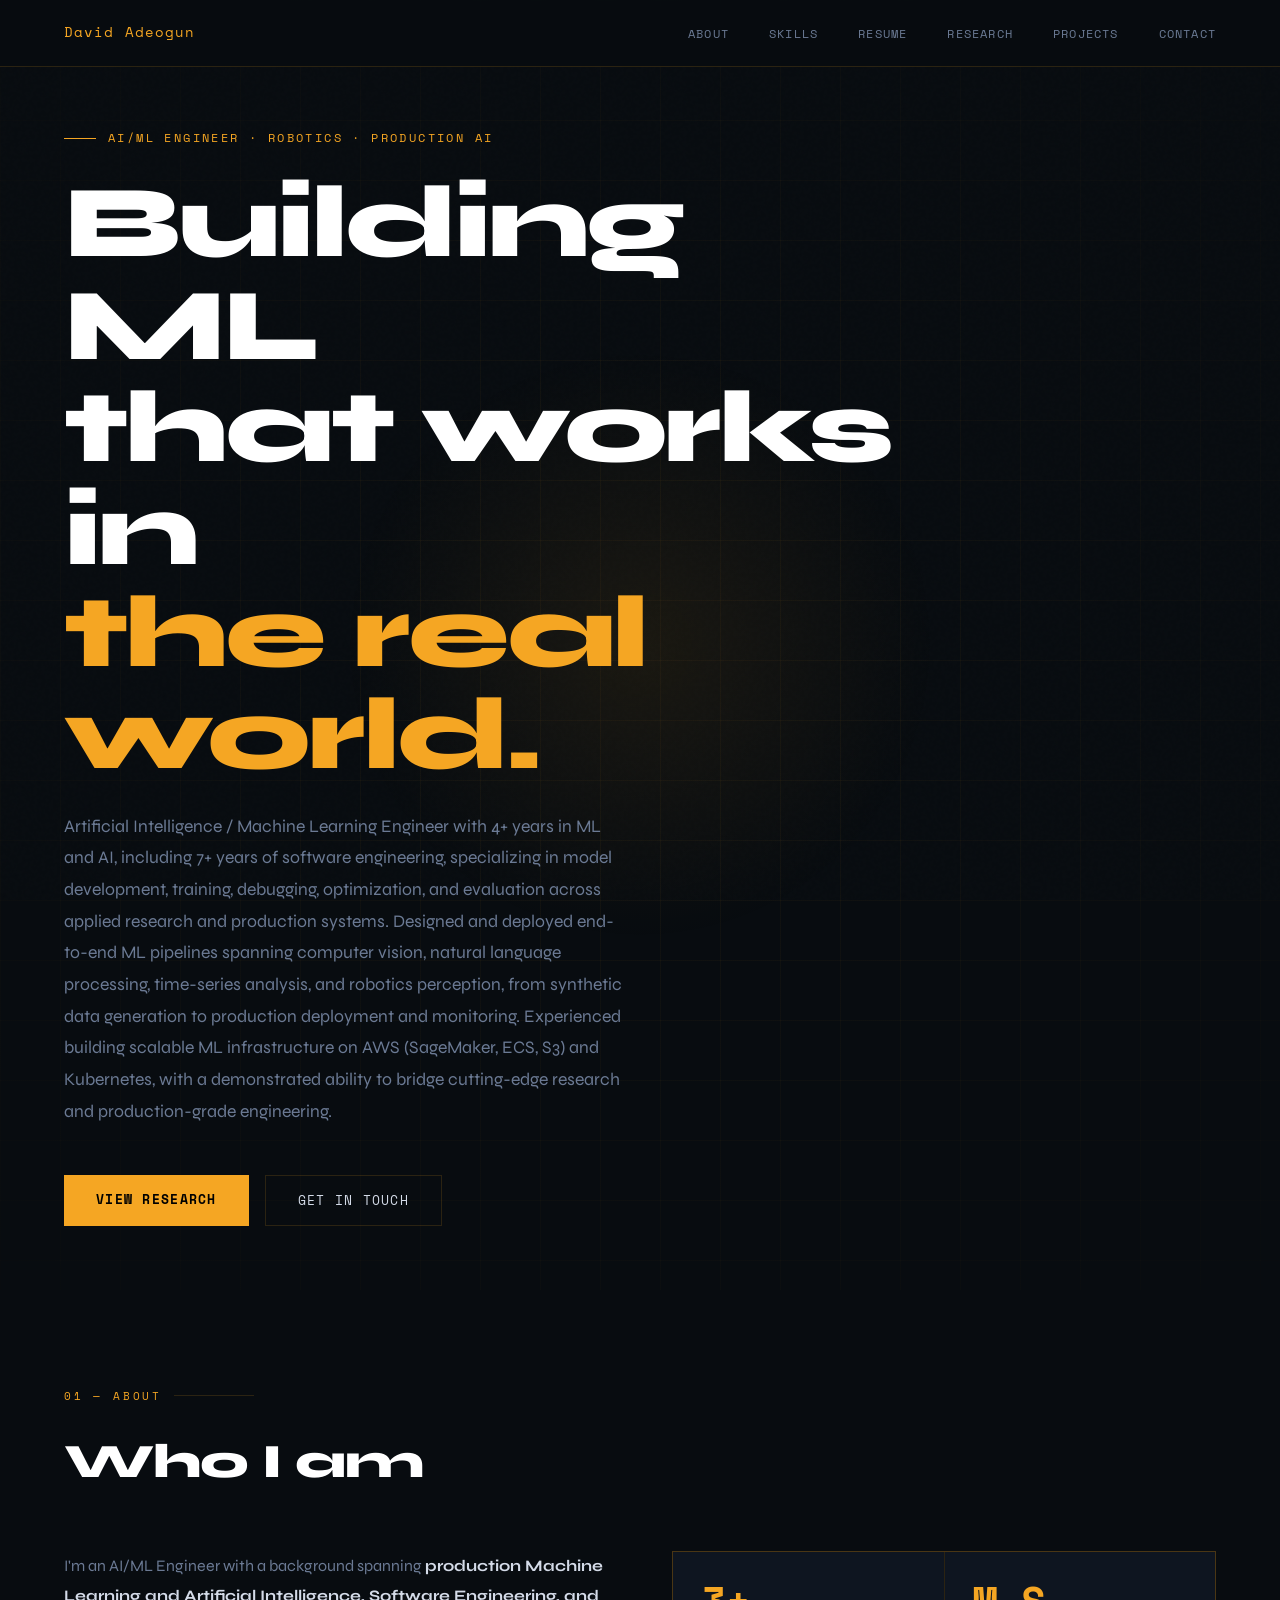
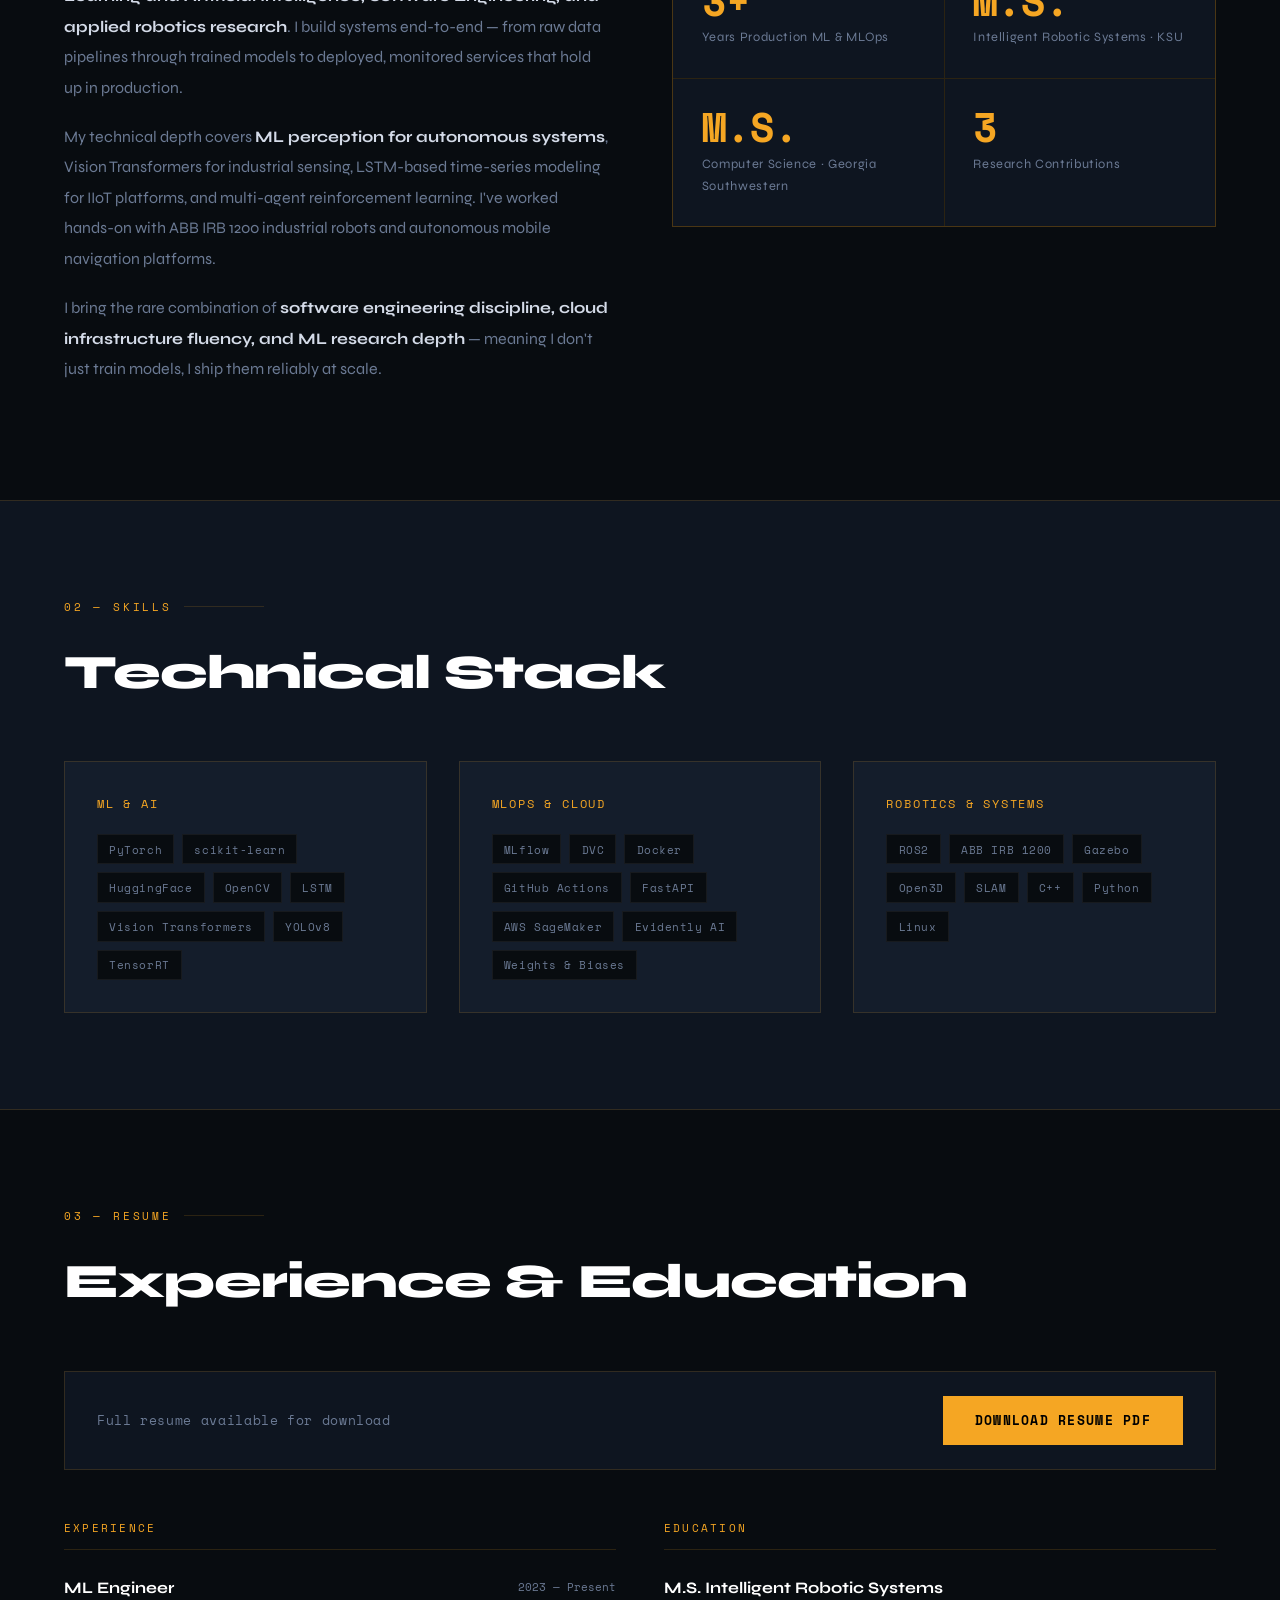
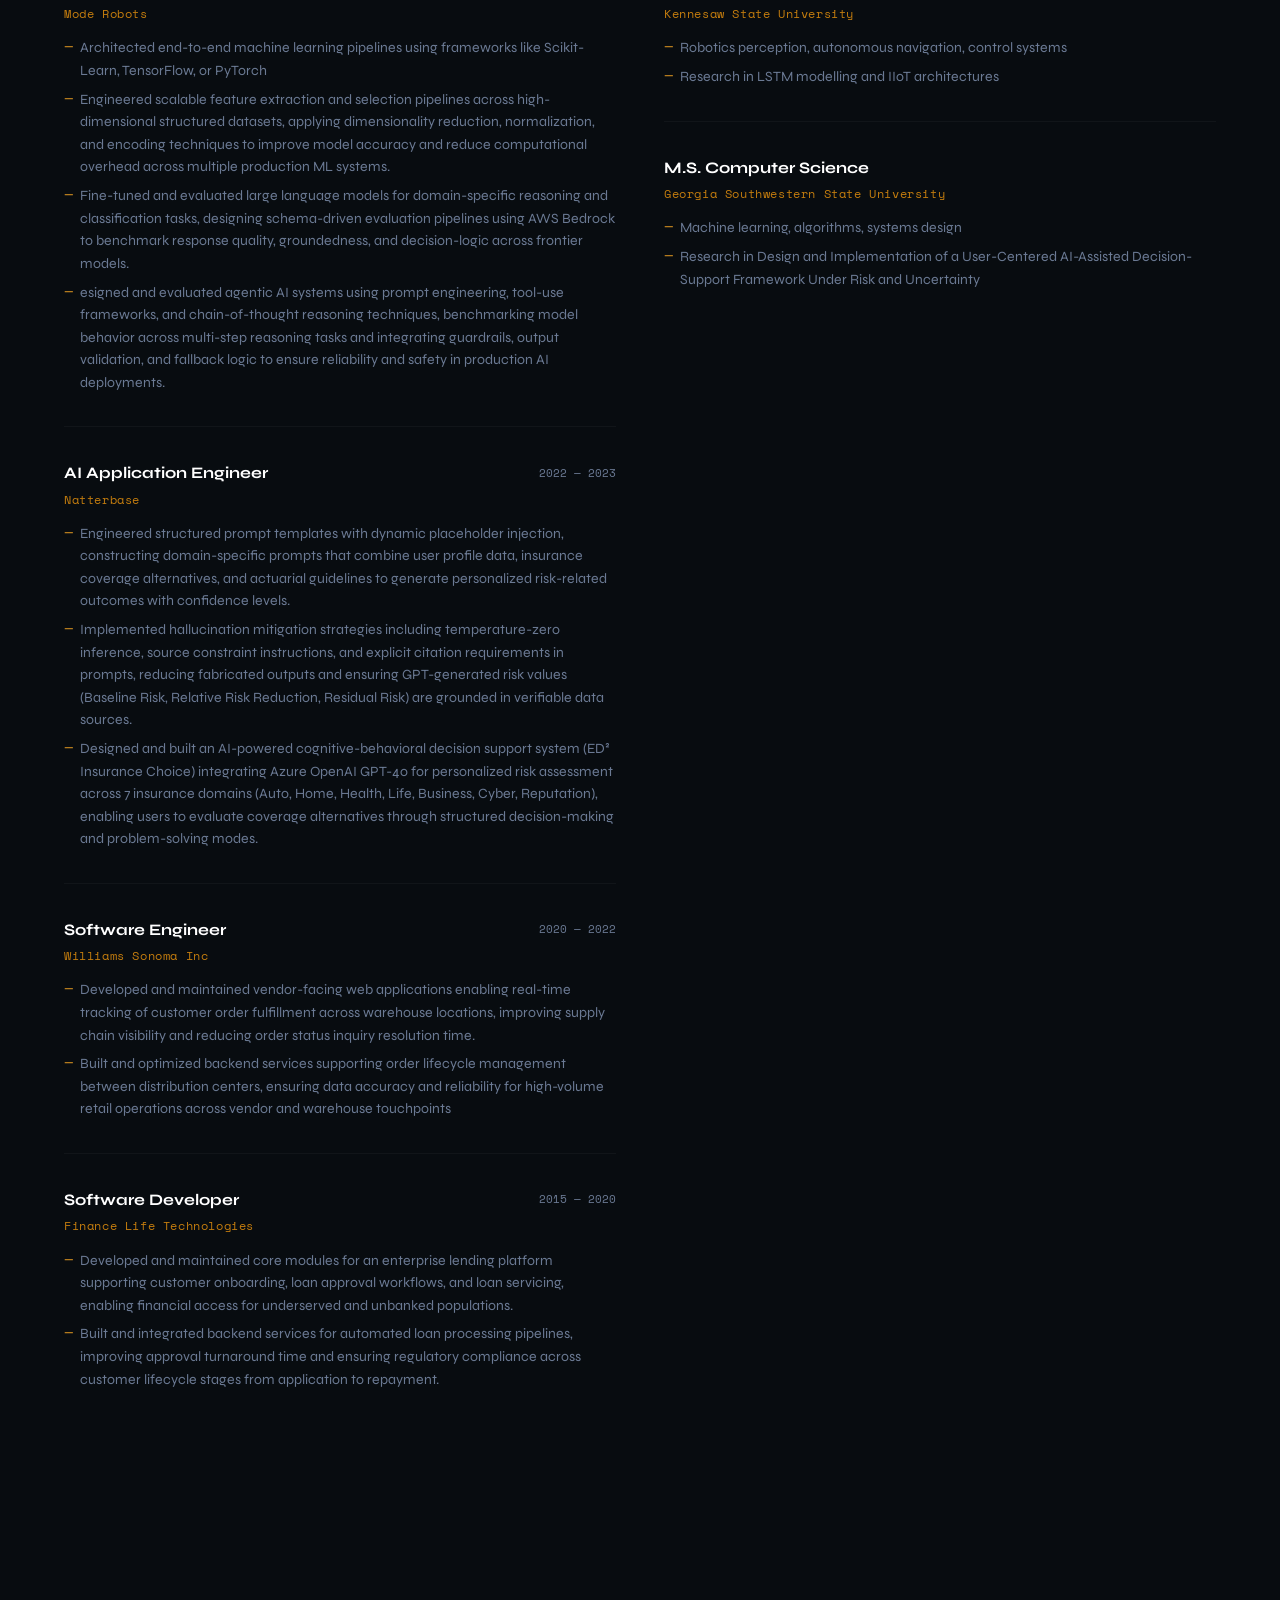
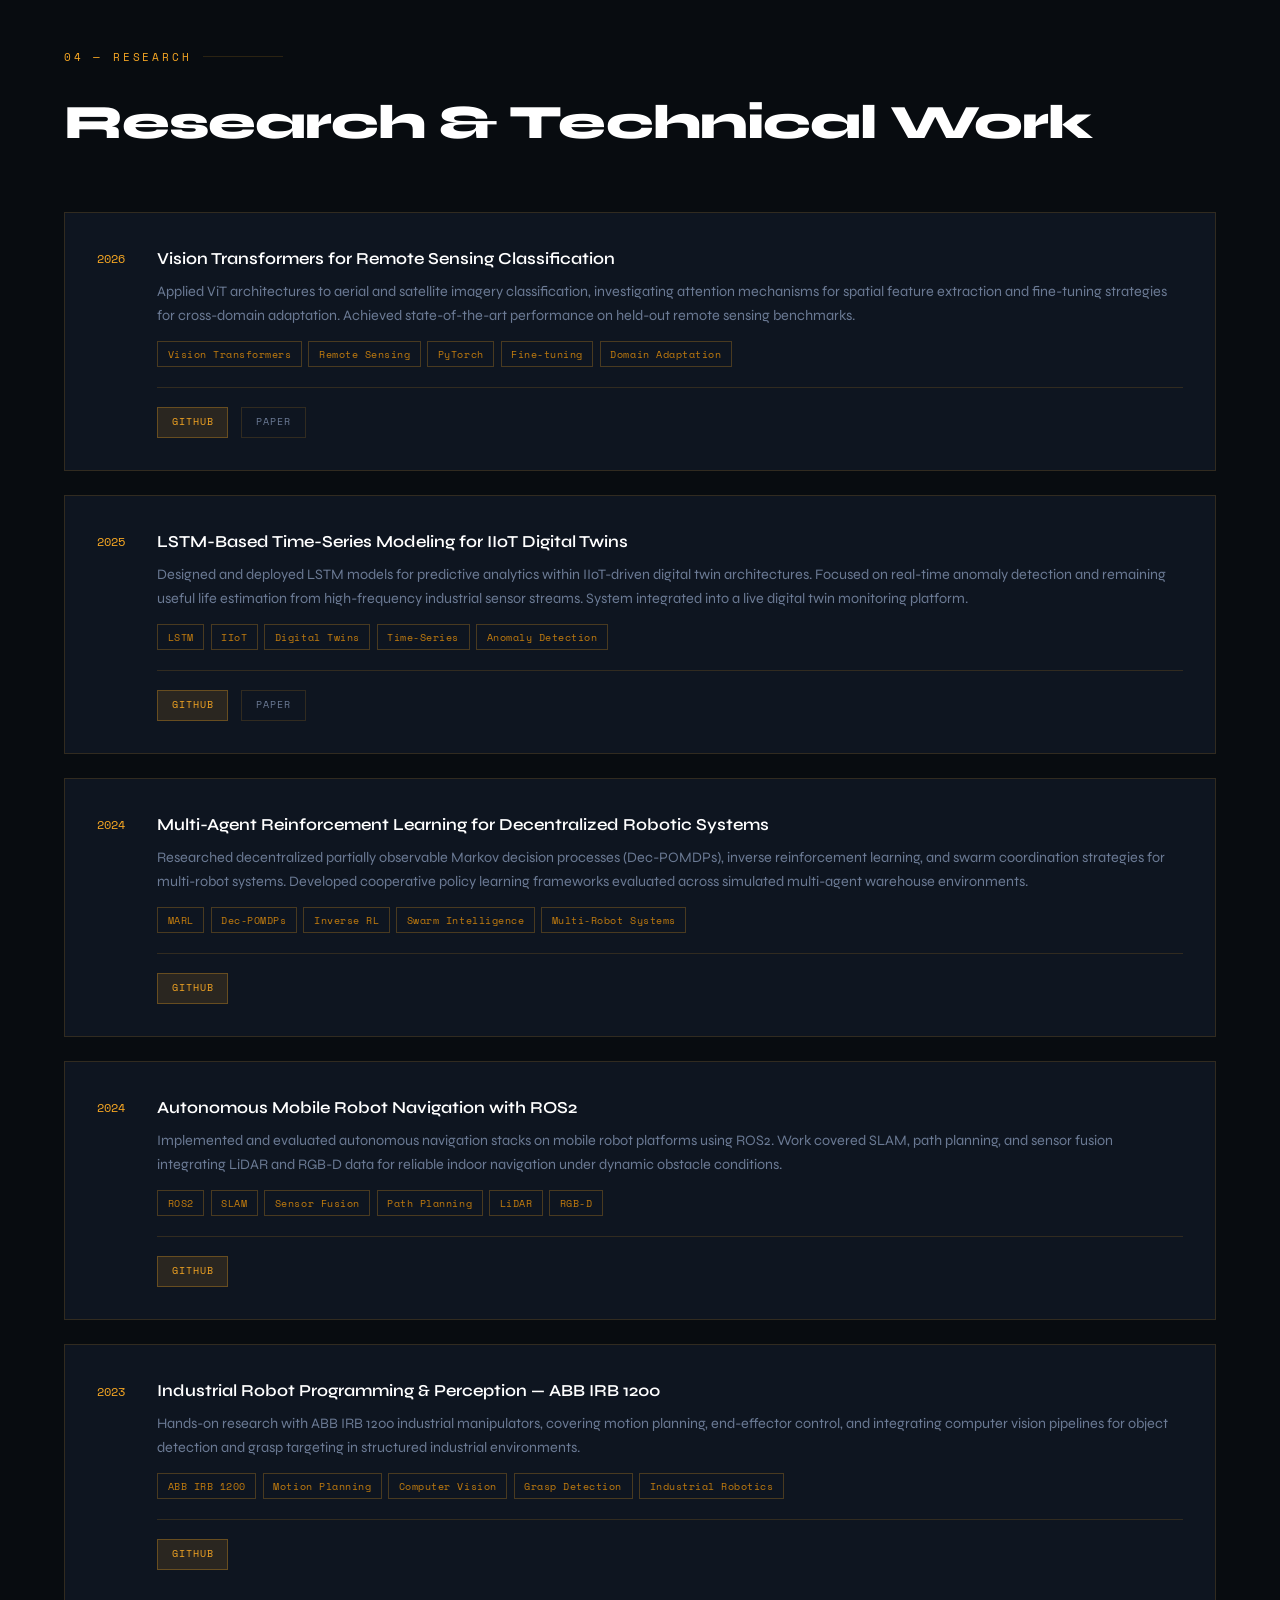
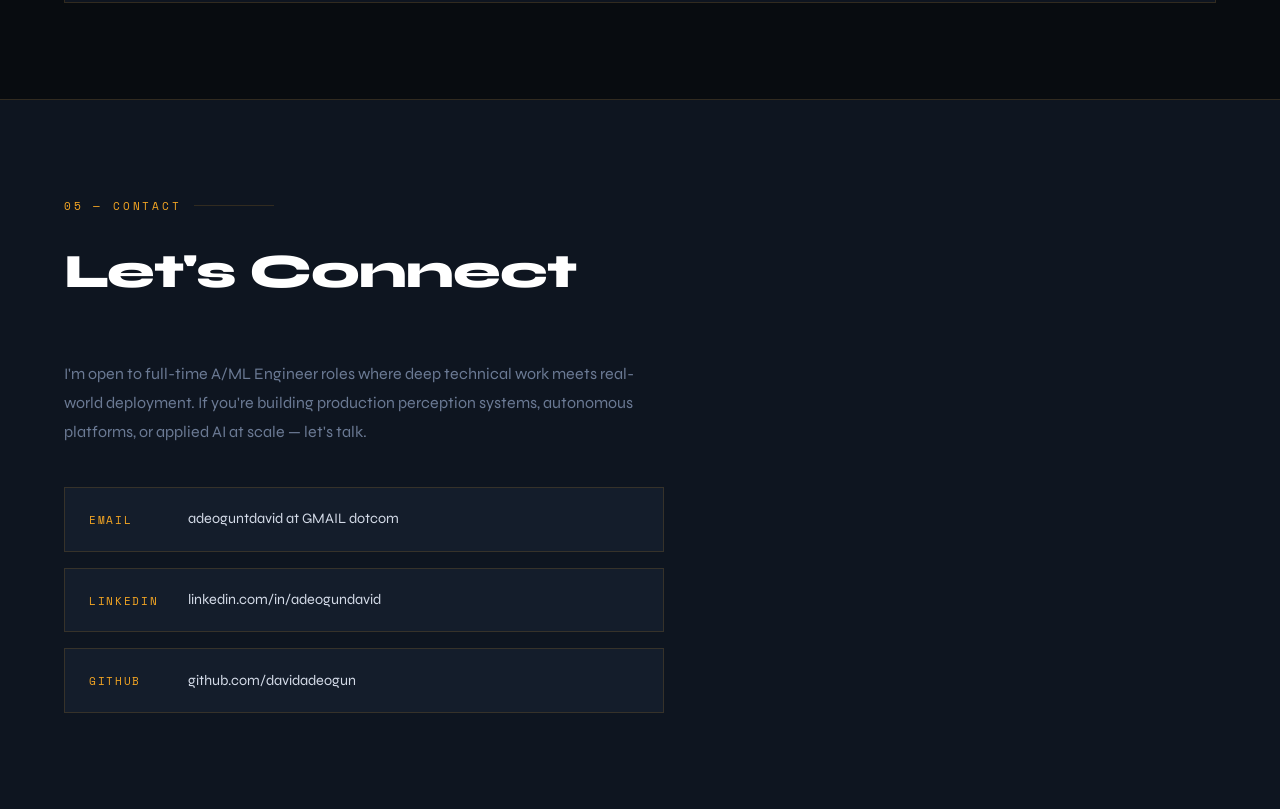
<file: index.html>
<!DOCTYPE html>
<html lang="en">
<head>
  <meta charset="UTF-8" />
  <meta name="viewport" content="width=device-width, initial-scale=1.0"/>
  <title>David — AI/ML Engineer & Researcher</title>
  <link rel="preconnect" href="https://fonts.googleapis.com">
  <link href="https://fonts.googleapis.com/css2?family=Space+Mono:wght@400;700&family=Syne:wght@400;600;800&display=swap" rel="stylesheet">
  <link rel="stylesheet" href="styles.css">
</head>
<body>

<!-- NAV -->
<nav>
  <span class="nav-logo">David Adeogun</span>
  <ul class="nav-links">
    <li><a href="#about">About</a></li>
    <li><a href="#skills">Skills</a></li>
    <li><a href="#resume">Resume</a></li>
    <li><a href="#research">Research</a></li>
    <li><a href="projects.html">Projects</a></li>
    <li><a href="#contact">Contact</a></li>
  </ul>
</nav>

<!-- HERO -->
<section class="hero">
  <div class="hero-grid"></div>
  <div class="hero-glow"></div>
  <div class="hero-content">
    <div class="hero-tag">AI/ML Engineer · Robotics · Production AI</div>
    <h1>Building ML<br>that works in<br><span>the real world.</span></h1>
    <p class="hero-desc">
      Artificial Intelligence / Machine Learning Engineer with 4+ years in ML and AI, including 7+ years of software engineering, specializing 
in model development, training, debugging, optimization, and evaluation across applied research and production systems. Designed 
and deployed end-to-end ML pipelines spanning computer vision, natural language processing, time-series analysis, and robotics 
perception, from synthetic data generation to production deployment and monitoring. Experienced building scalable ML 
infrastructure on AWS (SageMaker, ECS, S3) and Kubernetes, with a demonstrated ability to bridge cutting-edge research and 
production-grade engineering.
    </p>
    <div class="hero-cta">
      <a href="#research" class="btn-primary">View Research</a>
      <a href="#contact" class="btn-outline">Get in Touch</a>
    </div>
  </div>
</section>

<!-- ABOUT -->
<section id="about">
  <div class="section-label">01 — About</div>
  <h2 class="section-title">Who I am</h2>
  <div class="about-grid">

    <div class="about-text">
      <p>
        I'm an AI/ML Engineer with a background spanning
        <strong>production Machine Learning and Artificial Intelligence, Software Engineering, and applied robotics research</strong>.
        I build systems end-to-end — from raw data pipelines through
        trained models to deployed, monitored services that hold up in production.
      </p>
      <p>
        My technical depth covers <strong>ML perception for autonomous systems</strong>,
        Vision Transformers for industrial sensing, LSTM-based time-series modeling
        for IIoT platforms, and multi-agent reinforcement learning. I've worked
        hands-on with ABB IRB 1200 industrial robots and autonomous mobile
        navigation platforms.
      </p>
      <p>
        I bring the rare combination of <strong>software engineering discipline,
        cloud infrastructure fluency, and ML research depth</strong> — meaning I
        don't just train models, I ship them reliably at scale.
      </p>
    </div>
    <div class="stats-grid">
      <div class="stat-box">
        <div class="stat-num">3+</div>
        <div class="stat-label">Years Production ML & MLOps</div>
      </div>
      <div class="stat-box">
        <div class="stat-num">M.S.</div>
        <div class="stat-label">Intelligent Robotic Systems · KSU</div>
      </div>
      <div class="stat-box">
        <div class="stat-num">M.S.</div>
        <div class="stat-label">Computer Science · Georgia Southwestern</div>
      </div>
      <div class="stat-box">
        <div class="stat-num">3</div>
        <div class="stat-label">Research Contributions</div>
      </div>
    </div>
  </div>
</section>

<!-- SKILLS -->
<section id="skills" class="skills-bg">
  <div class="section-label">02 — Skills</div>
  <h2 class="section-title">Technical Stack</h2>
  <div class="skills-grid">
    <div class="skill-cat">
      <div class="skill-cat-title">ML & AI</div>
      <div class="skill-tags">
        <span class="skill-tag">PyTorch</span>
        <span class="skill-tag">scikit-learn</span>
        <span class="skill-tag">HuggingFace</span>
        <span class="skill-tag">OpenCV</span>
        <span class="skill-tag">LSTM</span>
        <span class="skill-tag">Vision Transformers</span>
        <span class="skill-tag">YOLOv8</span>
        <span class="skill-tag">TensorRT</span>
      </div>
    </div>
    <div class="skill-cat">
      <div class="skill-cat-title">MLOps & Cloud</div>
      <div class="skill-tags">
        <span class="skill-tag">MLflow</span>
        <span class="skill-tag">DVC</span>
        <span class="skill-tag">Docker</span>
        <span class="skill-tag">GitHub Actions</span>
        <span class="skill-tag">FastAPI</span>
        <span class="skill-tag">AWS SageMaker</span>
        <span class="skill-tag">Evidently AI</span>
        <span class="skill-tag">Weights & Biases</span>
      </div>
    </div>
    <div class="skill-cat">
      <div class="skill-cat-title">Robotics & Systems</div>
      <div class="skill-tags">
        <span class="skill-tag">ROS2</span>
        <span class="skill-tag">ABB IRB 1200</span>
        <span class="skill-tag">Gazebo</span>
        <span class="skill-tag">Open3D</span>
        <span class="skill-tag">SLAM</span>
        <span class="skill-tag">C++</span>
        <span class="skill-tag">Python</span>
        <span class="skill-tag">Linux</span>
      </div>
    </div>
  </div>
</section>

<!-- RESUME -->
<section id="resume">
  <div class="section-label">03 — Resume</div>
  <h2 class="section-title">Experience & Education</h2>

  <div class="resume-download">
    <p class="resume-download-text">Full resume available for download</p>
    <a href="resume.pdf" class="btn-primary" download>Download Resume PDF</a>
  </div>

  <div class="resume-cols">

    <!-- EXPERIENCE -->
    <div class="resume-col">
      <div class="resume-col-title">Experience</div>

      <div class="resume-entry">
        <div class="resume-entry-header">
          <div>
            <div class="resume-role">ML Engineer</div>
            <div class="resume-company">Mode Robots</div>
          </div>
          <div class="resume-date">2023 — Present</div>
        </div>
        <ul class="resume-bullets">
          <li>Architected end-to-end machine learning pipelines using frameworks like Scikit-Learn, TensorFlow, or PyTorch</li>
          <li>Engineered scalable feature extraction and selection pipelines across high-dimensional structured datasets, applying 
dimensionality reduction, normalization, and encoding techniques to improve model accuracy and reduce computational 
overhead across multiple production ML systems.  </li>
          <li> Fine-tuned and evaluated large language models for domain-specific reasoning and classification tasks, designing schema-driven 
evaluation pipelines using AWS Bedrock to benchmark response quality, groundedness, and decision-logic across frontier 
models. </li>
          <li>esigned and evaluated agentic AI systems using prompt engineering, tool-use frameworks, and chain-of-thought reasoning 
techniques, benchmarking model behavior across multi-step reasoning tasks and integrating guardrails, output validation, and 
fallback logic to ensure reliability and safety in production AI deployments.</li>
        
        </ul>
      </div>

      <div class="resume-entry">
        <div class="resume-entry-header">
          <div>
            <div class="resume-role">AI Application Engineer</div>
            <div class="resume-company">Natterbase</div>
          </div>
          <div class="resume-date">2022 — 2023</div>
        </div>
        <ul class="resume-bullets">
         <li>Engineered structured prompt templates with dynamic placeholder injection, constructing domain-specific prompts that 
combine user profile data, insurance coverage alternatives, and actuarial guidelines to generate personalized risk-related 
outcomes with confidence levels.</li>
         <li>Implemented hallucination mitigation strategies including temperature-zero inference, source constraint instructions, and 
explicit citation requirements in prompts, reducing fabricated outputs and ensuring GPT-generated risk values (Baseline Risk, 
Relative Risk Reduction, Residual Risk) are grounded in verifiable data sources.</li>
         <li>Designed and built an AI-powered cognitive-behavioral decision support system (ED² Insurance Choice) integrating Azure 
OpenAI GPT-4o for personalized risk assessment across 7 insurance domains (Auto, Home, Health, Life, Business, Cyber, 
Reputation), enabling users to evaluate coverage alternatives through structured decision-making and problem-solving modes.</li>
        </ul>
      </div>

      <div class="resume-entry">
        <div class="resume-entry-header">
          <div>
            <div class="resume-role">Software Engineer</div>
            <div class="resume-company">Williams Sonoma Inc</div>
          </div>
          <div class="resume-date">2020 — 2022</div>
        </div>
        <ul class="resume-bullets">
          <li>Developed and maintained vendor-facing web applications enabling real-time tracking of customer order fulfillment across warehouse locations,
            improving supply chain visibility and reducing order status inquiry resolution time.</li>
          <li>Built and optimized backend services supporting order lifecycle management between distribution centers, 
            ensuring data accuracy and reliability for high-volume retail operations across vendor and warehouse touchpoints</li>
        </ul>
      </div>
      <div class="resume-entry">
        <div class="resume-entry-header">
          <div>
            <div class="resume-role">Software Developer</div>
            <div class="resume-company">Finance Life Technologies</div>
          </div>
          <div class="resume-date">2015 — 2020</div>
        </div>
        <ul class="resume-bullets">
         <li>Developed and maintained core modules for an enterprise lending platform supporting customer onboarding, loan approval workflows, 
          and loan servicing, enabling financial access for underserved and unbanked populations.</li>
          <li>Built and integrated backend services for automated loan processing pipelines, improving approval turnaround time 
            and ensuring regulatory compliance across customer lifecycle stages from application to repayment.</li>
        </ul>
      </div>
    </div>

    <!-- EDUCATION -->
    <div class="resume-col">
      <div class="resume-col-title">Education</div>

      <div class="resume-entry">
        <div class="resume-entry-header">
          <div>
            <div class="resume-role">M.S. Intelligent Robotic Systems</div>
            <div class="resume-company">Kennesaw State University</div>
          </div>
          <div class="resume-date"></div>
        </div>
        <ul class="resume-bullets">
          <li>Robotics perception, autonomous navigation, control systems</li>
          <li>Research in LSTM modelling and IIoT architectures</li>
        </ul>
      </div>

      <div class="resume-entry">
        <div class="resume-entry-header">
          <div>
            <div class="resume-role">M.S. Computer Science</div>
            <div class="resume-company">Georgia Southwestern State University</div>
          </div>
          <div class="resume-date"></div>
        </div>
        <ul class="resume-bullets">
          <li>Machine learning, algorithms, systems design</li>
          <li>Research in Design and Implementation of a User-Centered AI-Assisted Decision-Support Framework Under Risk and Uncertainty</li>
        </ul>
      </div>

    </div>

  </div>
</section>

<!-- RESEARCH -->
<section id="research">
  <div class="section-label">04 — Research</div>
  <h2 class="section-title">Research & Technical Work</h2>
  <div class="research-list">

    <div class="research-item">
      <div class="research-year">2026</div>
      <div>
        <div class="research-title">Vision Transformers for Remote Sensing Classification</div>
        <div class="research-desc">
          Applied ViT architectures to aerial and satellite imagery classification,
          investigating attention mechanisms for spatial feature extraction and
          fine-tuning strategies for cross-domain adaptation. Achieved state-of-the-art
          performance on held-out remote sensing benchmarks.
        </div>
        <div class="research-tags">
          <span class="research-tag">Vision Transformers</span>
          <span class="research-tag">Remote Sensing</span>
          <span class="research-tag">PyTorch</span>
          <span class="research-tag">Fine-tuning</span>
          <span class="research-tag">Domain Adaptation</span>
        </div>
        <div class="project-links">
          <a href="https://github.com/davidadeogun" class="project-link-btn primary" target="_blank">GitHub</a>
          <a href="https://doi.org/10.13140/RG.2.2.13764.49282" class="project-link-btn" target="_blank">Paper</a>
        </div>
      </div>
    </div>

    <div class="research-item">
      <div class="research-year">2025</div>
      <div>
        <div class="research-title">LSTM-Based Time-Series Modeling for IIoT Digital Twins</div>
        <div class="research-desc">
          Designed and deployed LSTM models for predictive analytics within
          IIoT-driven digital twin architectures. Focused on real-time anomaly
          detection and remaining useful life estimation from high-frequency
          industrial sensor streams. System integrated into a live digital twin
          monitoring platform.
        </div>
        <div class="research-tags">
          <span class="research-tag">LSTM</span>
          <span class="research-tag">IIoT</span>
          <span class="research-tag">Digital Twins</span>
          <span class="research-tag">Time-Series</span>
          <span class="research-tag">Anomaly Detection</span>
        </div>
        <div class="project-links">
          <a href="https://github.com/davidadeogun" class="project-link-btn primary" target="_blank">GitHub</a>
          <a href="https://doi.org/10.13140/RG.2.2.15447.53926" class="project-link-btn" target="_blank">Paper</a>
        </div>
      </div>
    </div>

    <div class="research-item">
      <div class="research-year">2024</div>
      <div>
        <div class="research-title">Multi-Agent Reinforcement Learning for Decentralized Robotic Systems</div>
        <div class="research-desc">
          Researched decentralized partially observable Markov decision processes
          (Dec-POMDPs), inverse reinforcement learning, and swarm coordination
          strategies for multi-robot systems. Developed cooperative policy learning
          frameworks evaluated across simulated multi-agent warehouse environments.
        </div>
        <div class="research-tags">
          <span class="research-tag">MARL</span>
          <span class="research-tag">Dec-POMDPs</span>
          <span class="research-tag">Inverse RL</span>
          <span class="research-tag">Swarm Intelligence</span>
          <span class="research-tag">Multi-Robot Systems</span>
        </div>
        <div class="project-links">
          <a href="https://github.com/davidadeogun" class="project-link-btn primary" target="_blank">GitHub</a>
        </div>
      </div>
    </div>

    <div class="research-item">
      <div class="research-year">2024</div>
      <div>
        <div class="research-title">Autonomous Mobile Robot Navigation with ROS2</div>
        <div class="research-desc">
          Implemented and evaluated autonomous navigation stacks on mobile robot
          platforms using ROS2. Work covered SLAM, path planning, and sensor fusion
          integrating LiDAR and RGB-D data for reliable indoor navigation under
          dynamic obstacle conditions.
        </div>
        <div class="research-tags">
          <span class="research-tag">ROS2</span>
          <span class="research-tag">SLAM</span>
          <span class="research-tag">Sensor Fusion</span>
          <span class="research-tag">Path Planning</span>
          <span class="research-tag">LiDAR</span>
          <span class="research-tag">RGB-D</span>
        </div>
        <div class="project-links">
          <a href="https://github.com/davidadeogun" class="project-link-btn primary" target="_blank">GitHub</a>
        </div>
      </div>
    </div>

    <div class="research-item">
      <div class="research-year">2023</div>
      <div>
        <div class="research-title">Industrial Robot Programming & Perception — ABB IRB 1200</div>
        <div class="research-desc">
          Hands-on research with ABB IRB 1200 industrial manipulators, covering
          motion planning, end-effector control, and integrating computer vision
          pipelines for object detection and grasp targeting in structured
          industrial environments.
        </div>
        <div class="research-tags">
          <span class="research-tag">ABB IRB 1200</span>
          <span class="research-tag">Motion Planning</span>
          <span class="research-tag">Computer Vision</span>
          <span class="research-tag">Grasp Detection</span>
          <span class="research-tag">Industrial Robotics</span>
        </div>
        <div class="project-links">
          <a href="https://github.com/davidadeogun" class="project-link-btn primary" target="_blank">GitHub</a>
        </div>
      </div>
    </div>

  </div>
</section>

<!-- CONTACT -->
<section id="contact" class="contact-bg">
  <div class="section-label">05 — Contact</div>
  <h2 class="section-title">Let's Connect</h2>
  <div class="contact-inner">
    <p class="contact-desc">
      I'm open to full-time A/ML Engineer roles where deep technical work
      meets real-world deployment. If you're building production perception
      systems, autonomous platforms, or applied AI at scale — let's talk.
    </p>
    <div class="contact-links">
      <a href="/cdn-cgi/l/email-protection#8af3e5fff8caefe7ebe3e6a4e9e5e7" class="contact-link">
        <span class="contact-link-label">Email</span>
        <span class="contact-link-value"><span class="__cf_email__" data-cfemail="9fe6f0eaeddffaf2fef6f3b1fcf0f2">adeoguntdavid at GMAIL dotcom</span></span>
      </a>
      <a href="https://www.linkedin.com/in/adeogundavid/" class="contact-link">
        <span class="contact-link-label">LinkedIn</span>
        <span class="contact-link-value">linkedin.com/in/adeogundavid</span>
      </a>
      <a href="https://github.com/davidadeogun?tab=repositories" class="contact-link">
        <span class="contact-link-label">GitHub</span>
        <span class="contact-link-value">github.com/davidadeogun</span>
</file>
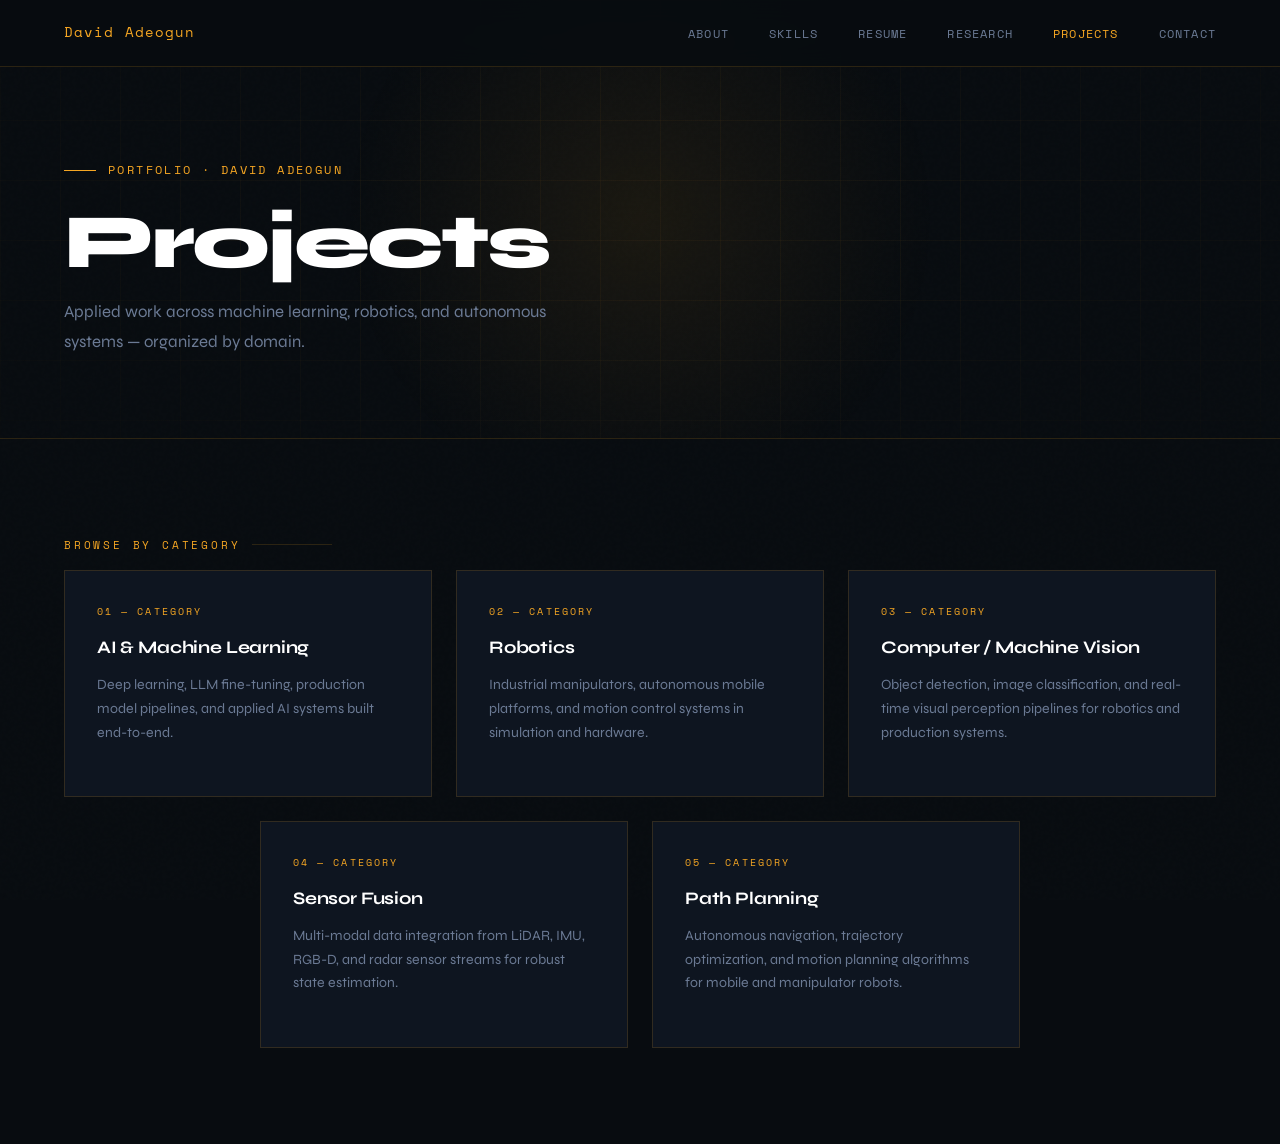
<file: projects.html>
<!DOCTYPE html>
<html lang="en">
<head>
  <meta charset="UTF-8" />
  <meta name="viewport" content="width=device-width, initial-scale=1.0"/>
  <title>Projects — David Adeogun</title>
  <link rel="preconnect" href="https://fonts.googleapis.com">
  <link href="https://fonts.googleapis.com/css2?family=Space+Mono:wght@400;700&family=Syne:wght@400;600;800&display=swap" rel="stylesheet">
  <link rel="stylesheet" href="styles.css">
</head>
<body>

<!-- NAV -->
<nav>
  <a href="index.html" class="nav-logo">David Adeogun</a>
  <ul class="nav-links">
    <li><a href="index.html#about">About</a></li>
    <li><a href="index.html#skills">Skills</a></li>
    <li><a href="index.html#resume">Resume</a></li>
    <li><a href="index.html#research">Research</a></li>
    <li><a href="projects.html" class="nav-active">Projects</a></li>
    <li><a href="index.html#contact">Contact</a></li>
  </ul>
</nav>

<!-- PAGE HERO -->
<section class="page-hero">
  <div class="hero-grid"></div>
  <div class="hero-glow"></div>
  <div class="page-hero-content">
    <div class="hero-tag">Portfolio · David Adeogun</div>
    <h1>Projects</h1>
    <p>
      Applied work across machine learning, robotics, and autonomous systems —
      organized by domain.
    </p>
  </div>
</section>

<!-- CATEGORIES -->
<section>
  <div class="section-label">Browse by Category</div>
  <div class="category-grid">

    <a href="ai-ml.html" class="project-card">
      <div class="project-type">01 — Category</div>
      <div class="project-title">AI &amp; Machine Learning</div>
      <div class="project-desc">
        Deep learning, LLM fine-tuning, production model pipelines, and applied AI
        systems built end-to-end.
      </div>
    </a>

    <a href="robotics.html" class="project-card">
      <div class="project-type">02 — Category</div>
      <div class="project-title">Robotics</div>
      <div class="project-desc">
        Industrial manipulators, autonomous mobile platforms, and motion control
        systems in simulation and hardware.
      </div>
    </a>

    <a href="vision.html" class="project-card">
      <div class="project-type">03 — Category</div>
      <div class="project-title">Computer / Machine Vision</div>
      <div class="project-desc">
        Object detection, image classification, and real-time visual perception
        pipelines for robotics and production systems.
      </div>
    </a>

    <a href="sensor-fusion.html" class="project-card">
      <div class="project-type">04 — Category</div>
      <div class="project-title">Sensor Fusion</div>
      <div class="project-desc">
        Multi-modal data integration from LiDAR, IMU, RGB-D, and radar sensor
        streams for robust state estimation.
      </div>
    </a>

    <a href="path-planning.html" class="project-card">
      <div class="project-type">05 — Category</div>
      <div class="project-title">Path Planning</div>
      <div class="project-desc">
        Autonomous navigation, trajectory optimization, and motion planning
        algorithms for mobile and manipulator robots.
      </div>
    </a>

  </div>
</section>

</body>
</html>
</file>
<file: styles.css>
:root {
      --bg: #080c10;
      --bg2: #0e1520;
      --bg3: #141d2b;
      --amber: #f5a623;
      --amber-dim: #c47d0e;
      --amber-glow: rgba(245,166,35,0.12);
      --text: #d4dbe8;
      --text-muted: #6b7a94;
      --border: rgba(245,166,35,0.15);
      --mono: 'Space Mono', monospace;
      --sans: 'Syne', sans-serif;
    }

    * { margin: 0; padding: 0; box-sizing: border-box; }

    html { scroll-behavior: smooth; }

    body {
      background: var(--bg);
      color: var(--text);
      font-family: var(--sans);
      line-height: 1.7;
      overflow-x: hidden;
    }

    /* NOISE OVERLAY */
    body::before {
      content: '';
      position: fixed;
      inset: 0;
      background-image: url("data:image/svg+xml,%3Csvg viewBox='0 0 256 256' xmlns='http://www.w3.org/2000/svg'%3E%3Cfilter id='noise'%3E%3CfeTurbulence type='fractalNoise' baseFrequency='0.9' numOctaves='4' stitchTiles='stitch'/%3E%3C/filter%3E%3Crect width='100%25' height='100%25' filter='url(%23noise)' opacity='0.03'/%3E%3C/svg%3E");
      pointer-events: none;
      z-index: 0;
      opacity: 0.4;
    }

    /* NAV */
    nav {
      position: fixed;
      top: 0; left: 0; right: 0;
      z-index: 100;
      display: flex;
      justify-content: space-between;
      align-items: center;
      padding: 1.2rem 4rem;
      background: rgba(8,12,16,0.85);
      backdrop-filter: blur(12px);
      border-bottom: 1px solid var(--border);
    }

    .nav-logo {
      font-family: var(--mono);
      font-size: 0.85rem;
      color: var(--amber);
      letter-spacing: 0.08em;
    }

    .nav-links {
      display: flex;
      gap: 2.5rem;
      list-style: none;
    }

    .nav-links a {
      font-family: var(--mono);
      font-size: 0.75rem;
      color: var(--text-muted);
      text-decoration: none;
      letter-spacing: 0.1em;
      text-transform: uppercase;
      transition: color 0.2s;
    }

    .nav-links a:hover { color: var(--amber); }

    /* HERO */
    .hero {
      min-height: 100vh;
      display: flex;
      align-items: center;
      padding: 8rem 4rem 4rem;
      position: relative;
      overflow: hidden;
    }

    .hero-grid {
      position: absolute;
      inset: 0;
      background-image:
        linear-gradient(rgba(245,166,35,0.04) 1px, transparent 1px),
        linear-gradient(90deg, rgba(245,166,35,0.04) 1px, transparent 1px);
      background-size: 60px 60px;
      mask-image: radial-gradient(ellipse 80% 80% at 50% 50%, black 30%, transparent 100%);
    }

    .hero-glow {
      position: absolute;
      width: 600px;
      height: 600px;
      border-radius: 50%;
      background: radial-gradient(circle, rgba(245,166,35,0.08) 0%, transparent 70%);
      top: 50%;
      left: 50%;
      transform: translate(-50%, -50%);
      pointer-events: none;
    }

    .hero-content {
      position: relative;
      z-index: 1;
      max-width: 900px;
    }

    .hero-tag {
      font-family: var(--mono);
      font-size: 0.75rem;
      color: var(--amber);
      letter-spacing: 0.2em;
      text-transform: uppercase;
      margin-bottom: 1.5rem;
      display: flex;
      align-items: center;
      gap: 0.75rem;
    }

    .hero-tag::before {
      content: '';
      display: block;
      width: 32px;
      height: 1px;
      background: var(--amber);
    }

    .hero h1 {
      font-size: clamp(3rem, 8vw, 6.5rem);
      font-weight: 800;
      line-height: 1.0;
      letter-spacing: -0.03em;
      color: #ffffff;
      margin-bottom: 1.5rem;
    }

    .hero h1 span {
      color: var(--amber);
    }

    .hero-desc {
      font-size: 1.1rem;
      color: var(--text-muted);
      max-width: 560px;
      margin-bottom: 3rem;
      line-height: 1.8;
    }

    .hero-cta {
      display: flex;
      gap: 1rem;
      flex-wrap: wrap;
    }

    .btn-primary {
      padding: 0.85rem 2rem;
      background: var(--amber);
      color: #000;
      font-family: var(--mono);
      font-size: 0.8rem;
      font-weight: 700;
      letter-spacing: 0.1em;
      text-transform: uppercase;
      text-decoration: none;
      border: none;
      cursor: pointer;
      transition: all 0.2s;
    }

    .btn-primary:hover {
      background: #fff;
      transform: translateY(-2px);
    }

    .btn-outline {
      padding: 0.85rem 2rem;
      background: transparent;
      color: var(--text);
      font-family: var(--mono);
      font-size: 0.8rem;
      letter-spacing: 0.1em;
      text-transform: uppercase;
      text-decoration: none;
      border: 1px solid var(--border);
      cursor: pointer;
      transition: all 0.2s;
    }

    .btn-outline:hover {
      border-color: var(--amber);
      color: var(--amber);
    }

    /* SECTIONS */
    section {
      padding: 6rem 4rem;
      position: relative;
      z-index: 1;
    }

    .section-label {
      font-family: var(--mono);
      font-size: 0.7rem;
      color: var(--amber);
      letter-spacing: 0.25em;
      text-transform: uppercase;
      margin-bottom: 1rem;
      display: flex;
      align-items: center;
      gap: 0.75rem;
    }

    .section-label::after {
      content: '';
      flex: 1;
      height: 1px;
      background: var(--border);
      max-width: 80px;
    }

    .section-title {
      font-size: clamp(1.8rem, 4vw, 3rem);
      font-weight: 800;
      color: #fff;
      margin-bottom: 3rem;
      letter-spacing: -0.02em;
    }

    /* ABOUT */
    .about-grid {
      display: grid;
      grid-template-columns: 1fr 1fr;
      gap: 4rem;
      align-items: start;
    }

    .about-text p {
      color: var(--text-muted);
      margin-bottom: 1.2rem;
      font-size: 1rem;
      line-height: 1.9;
    }

    .about-text p strong {
      color: var(--text);
    }

    .stats-grid {
      display: grid;
      grid-template-columns: 1fr 1fr;
      gap: 1px;
      background: var(--border);
      border: 1px solid var(--border);
    }

    .stat-box {
      background: var(--bg2);
      padding: 1.8rem;
    }

    .stat-num {
      font-family: var(--mono);
      font-size: 2.5rem;
      font-weight: 700;
      color: var(--amber);
      line-height: 1;
      margin-bottom: 0.4rem;
    }

    .stat-label {
      font-size: 0.8rem;
      color: var(--text-muted);
      letter-spacing: 0.05em;
    }

    /* SKILLS */
    .skills-bg {
      background: var(--bg2);
      border-top: 1px solid var(--border);
      border-bottom: 1px solid var(--border);
    }

    .skills-grid {
      display: grid;
      grid-template-columns: repeat(3, 1fr);
      gap: 2rem;
    }

    .skill-cat {
      padding: 2rem;
      border: 1px solid var(--border);
      background: var(--bg3);
      position: relative;
      overflow: hidden;
      transition: border-color 0.3s;
    }

    .skill-cat:hover {
      border-color: var(--amber-dim);
    }

    .skill-cat::before {
      content: '';
      position: absolute;
      top: 0; left: 0;
      width: 3px;
      height: 100%;
      background: var(--amber);
      transform: scaleY(0);
      transform-origin: bottom;
      transition: transform 0.3s;
    }

    .skill-cat:hover::before {
      transform: scaleY(1);
    }

    .skill-cat-title {
      font-family: var(--mono);
      font-size: 0.75rem;
      color: var(--amber);
      letter-spacing: 0.15em;
      text-transform: uppercase;
      margin-bottom: 1.2rem;
    }

    .skill-tags {
      display: flex;
      flex-wrap: wrap;
      gap: 0.5rem;
    }

    .skill-tag {
      font-family: var(--mono);
      font-size: 0.7rem;
      padding: 0.3rem 0.7rem;
      background: var(--bg);
      color: var(--text-muted);
      border: 1px solid rgba(255,255,255,0.06);
      letter-spacing: 0.05em;
    }

    /* RESEARCH */
    .research-list {
      display: flex;
      flex-direction: column;
      gap: 1.5rem;
    }

    .research-item {
      display: grid;
      grid-template-columns: auto 1fr;
      gap: 2rem;
      padding: 2rem;
      border: 1px solid var(--border);
      background: var(--bg2);
      transition: border-color 0.3s, background 0.3s;
      align-items: start;
    }

    .research-item:hover {
      border-color: var(--amber-dim);
      background: var(--bg3);
    }

    .research-year {
      font-family: var(--mono);
      font-size: 0.75rem;
      color: var(--amber);
      padding-top: 0.3rem;
      white-space: nowrap;
    }

    .research-title {
      font-size: 1.05rem;
      font-weight: 600;
      color: #fff;
      margin-bottom: 0.4rem;
    }

    .research-desc {
      font-size: 0.9rem;
      color: var(--text-muted);
      margin-bottom: 0.8rem;
      line-height: 1.7;
    }

    .research-tags {
      display: flex;
      flex-wrap: wrap;
      gap: 0.4rem;
    }

    .research-tag {
      font-family: var(--mono);
      font-size: 0.65rem;
      padding: 0.2rem 0.6rem;
      border: 1px solid rgba(245,166,35,0.25);
      color: var(--amber-dim);
      letter-spacing: 0.05em;
    }

    /* PROJECTS */
    .projects-grid {
      display: grid;
      grid-template-columns: repeat(2, 1fr);
      gap: 1.5rem;
    }

    .project-card {
      padding: 2rem;
      border: 1px solid var(--border);
      background: var(--bg2);
      position: relative;
      overflow: hidden;
      transition: all 0.3s;
      text-decoration: none;
      display: block;
      color: inherit;
    }

    .project-card::after {
      content: '→';
      position: absolute;
      top: 1.5rem;
      right: 1.5rem;
      font-size: 1.2rem;
      color: var(--amber);
      opacity: 0;
      transform: translateX(-8px);
      transition: all 0.3s;
    }

    .project-card:hover {
      border-color: var(--amber-dim);
      background: var(--bg3);
    }

    .project-card:hover::after {
      opacity: 1;
      transform: translateX(0);
    }

    .project-links {
      display: flex;
      gap: 0.8rem;
      margin-top: 1.2rem;
      padding-top: 1.2rem;
      border-top: 1px solid var(--border);
    }

    .project-link-btn {
      font-family: var(--mono);
      font-size: 0.65rem;
      letter-spacing: 0.1em;
      text-transform: uppercase;
      padding: 0.35rem 0.85rem;
      text-decoration: none;
      border: 1px solid var(--border);
      color: var(--text-muted);
      transition: all 0.2s;
    }

    .project-link-btn:hover {
      border-color: var(--amber);
      color: var(--amber);
    }

    .project-link-btn.primary {
      background: var(--amber-glow);
      border-color: rgba(245,166,35,0.3);
      color: var(--amber);
    }

    .project-link-btn.primary:hover {
      background: var(--amber);
      color: #000;
    }

    .project-type {
      font-family: var(--mono);
      font-size: 0.65rem;
      color: var(--amber);
      letter-spacing: 0.2em;
      text-transform: uppercase;
      margin-bottom: 0.8rem;
    }

    .project-title {
      font-size: 1.1rem;
      font-weight: 700;
      color: #fff;
      margin-bottom: 0.6rem;
      letter-spacing: -0.01em;
    }

    .project-desc {
      font-size: 0.88rem;
      color: var(--text-muted);
      line-height: 1.7;
      margin-bottom: 1.2rem;
    }

    .project-stack {
      display: flex;
      flex-wrap: wrap;
      gap: 0.4rem;
    }

    .stack-tag {
      font-family: var(--mono);
      font-size: 0.65rem;
      padding: 0.25rem 0.6rem;
      background: rgba(245,166,35,0.08);
      color: var(--amber-dim);
      border: 1px solid rgba(245,166,35,0.15);
    }

    /* COURSEWORK TABLE */
    .course-table {
      width: 100%;
      border-collapse: collapse;
    }

    .course-table th {
      font-family: var(--mono);
      font-size: 0.7rem;
      letter-spacing: 0.15em;
      text-transform: uppercase;
      color: var(--amber);
      padding: 1rem 1.5rem;
      text-align: left;
      border-bottom: 1px solid var(--border);
      background: var(--bg2);
    }

    .course-table td {
      padding: 1rem 1.5rem;
      font-size: 0.9rem;
      color: var(--text-muted);
      border-bottom: 1px solid rgba(255,255,255,0.04);
      vertical-align: top;
    }

    .course-table tr:hover td {
      background: var(--bg2);
      color: var(--text);
    }

    .course-table td:first-child {
      color: var(--text);
      font-weight: 600;
    }

    .status-badge {
      display: inline-block;
      font-family: var(--mono);
      font-size: 0.65rem;
      padding: 0.2rem 0.6rem;
      letter-spacing: 0.08em;
    }

    .status-active {
      background: rgba(245,166,35,0.1);
      color: var(--amber);
      border: 1px solid rgba(245,166,35,0.3);
    }

    .status-complete {
      background: rgba(80,200,120,0.08);
      color: #50c878;
      border: 1px solid rgba(80,200,120,0.2);
    }

    .status-ongoing {
      background: rgba(100,160,255,0.08);
      color: #7eb8ff;
      border: 1px solid rgba(100,160,255,0.2);
    }

    /* CONTACT */
    .contact-bg {
      background: var(--bg2);
      border-top: 1px solid var(--border);
    }

    .contact-inner {
      max-width: 600px;
    }

    .contact-desc {
      color: var(--text-muted);
      font-size: 1rem;
      margin-bottom: 2.5rem;
      line-height: 1.8;
    }

    .contact-links {
      display: flex;
      flex-direction: column;
      gap: 1rem;
    }

    .contact-link {
      display: flex;
      align-items: center;
      gap: 1.2rem;
      padding: 1.2rem 1.5rem;
      border: 1px solid var(--border);
      text-decoration: none;
      color: var(--text);
      transition: all 0.2s;
      background: var(--bg3);
    }

    .contact-link:hover {
      border-color: var(--amber);
      color: var(--amber);
    }

    .contact-link-label {
      font-family: var(--mono);
      font-size: 0.7rem;
      color: var(--amber);
      letter-spacing: 0.15em;
      text-transform: uppercase;
      min-width: 80px;
    }

    .contact-link-value {
      font-size: 0.9rem;
    }

    /* FOOTER */
    footer {
      padding: 2rem 4rem;
      border-top: 1px solid var(--border);
      display: flex;
      justify-content: space-between;
      align-items: center;
    }

    footer p {
      font-family: var(--mono);
      font-size: 0.7rem;
      color: var(--text-muted);
      letter-spacing: 0.08em;
    }

    /* ANIMATIONS */
    @keyframes fadeUp {
      from { opacity: 0; transform: translateY(24px); }
      to { opacity: 1; transform: translateY(0); }
    }

    .hero-content > * {
      animation: fadeUp 0.7s ease both;
    }

    .hero-tag { animation-delay: 0.1s; }
    .hero h1 { animation-delay: 0.2s; }
    .hero-desc { animation-delay: 0.35s; }
    .hero-cta { animation-delay: 0.5s; }

    /* RESPONSIVE */
    @media (max-width: 900px) {
      nav { padding: 1rem 1.5rem; }
      section { padding: 4rem 1.5rem; }
      .hero { padding: 7rem 1.5rem 3rem; }
      .about-grid { grid-template-columns: 1fr; }
      .skills-grid { grid-template-columns: 1fr; }
      .projects-grid { grid-template-columns: 1fr; }
      .nav-links { display: none; }
      footer { padding: 1.5rem; flex-direction: column; gap: 0.5rem; text-align: center; }
    }

/* RESUME */
.resume-download {
  display: flex;
  align-items: center;
  gap: 2rem;
  padding: 1.5rem 2rem;
  border: 1px solid var(--border);
  background: var(--bg2);
  margin-bottom: 3rem;
}

.resume-download-text {
  font-family: var(--mono);
  font-size: 0.8rem;
  color: var(--text-muted);
  letter-spacing: 0.05em;
  flex: 1;
}

.resume-cols {
  display: grid;
  grid-template-columns: 1fr 1fr;
  gap: 3rem;
  align-items: start;
}

.resume-col-title {
  font-family: var(--mono);
  font-size: 0.7rem;
  letter-spacing: 0.2em;
  text-transform: uppercase;
  color: var(--amber);
  margin-bottom: 1.5rem;
  padding-bottom: 0.75rem;
  border-bottom: 1px solid var(--border);
}

.resume-entry {
  margin-bottom: 2rem;
  padding-bottom: 2rem;
  border-bottom: 1px solid rgba(255,255,255,0.04);
}

.resume-entry:last-child {
  border-bottom: none;
}

.resume-entry-header {
  display: flex;
  justify-content: space-between;
  align-items: flex-start;
  gap: 1rem;
  margin-bottom: 0.8rem;
}

.resume-role {
  font-size: 1rem;
  font-weight: 700;
  color: #fff;
  margin-bottom: 0.2rem;
}

.resume-company {
  font-family: var(--mono);
  font-size: 0.75rem;
  color: var(--amber-dim);
  letter-spacing: 0.05em;
}

.resume-date {
  font-family: var(--mono);
  font-size: 0.7rem;
  color: var(--text-muted);
  white-space: nowrap;
  padding-top: 0.2rem;
}

.resume-bullets {
  list-style: none;
  padding: 0;
  display: flex;
  flex-direction: column;
  gap: 0.4rem;
}

.resume-bullets li {
  font-size: 0.88rem;
  color: var(--text-muted);
  padding-left: 1rem;
  position: relative;
  line-height: 1.6;
}

.resume-bullets li::before {
  content: '—';
  position: absolute;
  left: 0;
  color: var(--amber);
  font-size: 0.75rem;
}

@media (max-width: 900px) {
  .resume-cols { grid-template-columns: 1fr; gap: 2rem; }
  .resume-download { flex-direction: column; align-items: flex-start; gap: 1rem; }
}

/* SECONDARY PAGES */
a.nav-logo {
  text-decoration: none;
}

.nav-links a.nav-active {
  color: var(--amber);
}

.page-hero {
  padding: 10rem 4rem 5rem;
  position: relative;
  overflow: hidden;
  border-bottom: 1px solid var(--border);
}

.page-hero-content {
  position: relative;
  z-index: 1;
  max-width: 700px;
}

.page-hero h1 {
  font-size: clamp(2.5rem, 6vw, 5rem);
  font-weight: 800;
  line-height: 1.0;
  letter-spacing: -0.03em;
  color: #ffffff;
  margin-bottom: 1rem;
}

.page-hero p {
  font-size: 1.05rem;
  color: var(--text-muted);
  max-width: 500px;
  line-height: 1.8;
}

.page-hero-content > * {
  animation: fadeUp 0.7s ease both;
}
.page-hero-content .hero-tag { animation-delay: 0.1s; }
.page-hero-content h1 { animation-delay: 0.2s; }
.page-hero-content p { animation-delay: 0.35s; }

/* CATEGORY GRID — 3 + 2 centered */
.category-grid {
  display: grid;
  grid-template-columns: repeat(6, 1fr);
  gap: 1.5rem;
}

.category-grid .project-card:nth-child(1) { grid-column: 1 / 3; }
.category-grid .project-card:nth-child(2) { grid-column: 3 / 5; }
.category-grid .project-card:nth-child(3) { grid-column: 5 / 7; }
.category-grid .project-card:nth-child(4) { grid-column: 2 / 4; }
.category-grid .project-card:nth-child(5) { grid-column: 4 / 6; }

.page-back {
  display: inline-flex;
  align-items: center;
  gap: 0.6rem;
  font-family: var(--mono);
  font-size: 0.72rem;
  color: var(--text-muted);
  text-decoration: none;
  letter-spacing: 0.12em;
  text-transform: uppercase;
  transition: color 0.2s;
  margin-bottom: 2.5rem;
}

.page-back::before {
  content: '←';
}

.page-back:hover {
  color: var(--amber);
}

.empty-state {
  padding: 3.5rem 2rem;
  border: 1px dashed rgba(245,166,35,0.2);
  text-align: center;
}

.empty-state p {
  font-family: var(--mono);
  font-size: 0.78rem;
  color: var(--text-muted);
  letter-spacing: 0.08em;
}

@media (max-width: 900px) {
  .page-hero { padding: 8rem 1.5rem 3rem; }
  .category-grid { grid-template-columns: 1fr; }
  .category-grid .project-card:nth-child(n) { grid-column: auto; }
}

/* BREADCRUMB */
.breadcrumb {
  display: flex;
  align-items: center;
  gap: 0.55rem;
  font-family: var(--mono);
  font-size: 0.68rem;
  letter-spacing: 0.12em;
  text-transform: uppercase;
  margin-bottom: 1.8rem;
}

.breadcrumb a {
  color: var(--text-muted);
  text-decoration: none;
  transition: color 0.2s;
}

.breadcrumb a:hover { color: var(--amber); }

.breadcrumb-sep {
  color: rgba(245,166,35,0.35);
  font-size: 0.75rem;
}

.breadcrumb-current { color: var(--amber); }

/* IMAGE GALLERY */
.gallery-grid {
  display: grid;
  grid-template-columns: repeat(3, 1fr);
  gap: 1.5rem;
}

.gallery-slot {
  border: 1px solid var(--border);
  background: var(--bg2);
  overflow: hidden;
  transition: border-color 0.3s;
}

.gallery-slot:hover { border-color: var(--amber-dim); }

.gallery-img-area {
  width: 100%;
  aspect-ratio: 16 / 9;
  background: var(--bg3);
  display: flex;
  align-items: center;
  justify-content: center;
  position: relative;
  overflow: hidden;
}

.gallery-img {
  position: absolute;
  inset: 0;
  width: 100%;
  height: 100%;
  object-fit: cover;
  display: none;
}

.gallery-slot.has-image .gallery-img { display: block; }
.gallery-slot.has-image .gallery-placeholder { display: none; }

.gallery-placeholder {
  display: flex;
  flex-direction: column;
  align-items: center;
  gap: 0.75rem;
}

.gallery-placeholder-icon {
  width: 44px;
  height: 44px;
  border: 1px dashed rgba(245,166,35,0.3);
  display: flex;
  align-items: center;
  justify-content: center;
  color: rgba(245,166,35,0.4);
  font-size: 1.4rem;
  font-weight: 300;
  line-height: 1;
}

.gallery-placeholder span {
  font-family: var(--mono);
  font-size: 0.68rem;
  color: var(--text-muted);
  letter-spacing: 0.12em;
  text-transform: uppercase;
}

.gallery-meta {
  padding: 1rem 1.25rem 1.25rem;
  border-top: 1px solid var(--border);
  display: flex;
  flex-direction: column;
  gap: 0.8rem;
}

.gallery-caption-input {
  width: 100%;
  background: transparent;
  border: none;
  border-bottom: 1px solid rgba(255,255,255,0.07);
  color: var(--text);
  font-family: var(--sans);
  font-size: 0.88rem;
  padding: 0.35rem 0;
  outline: none;
  transition: border-color 0.2s;
}

.gallery-caption-input::placeholder { color: var(--text-muted); opacity: 0.6; }
.gallery-caption-input:focus { border-bottom-color: var(--amber); }

.gallery-caption {
  font-size: 0.88rem;
  color: var(--text-muted);
  line-height: 1.5;
}

.gallery-filepath {
  font-family: var(--mono);
  font-size: 0.63rem;
  color: rgba(245,166,35,0.4);
  letter-spacing: 0.06em;
}

/* UPLOAD TRIGGER (shared by image + PDF) */
.upload-trigger {
  display: inline-flex;
  align-items: center;
  gap: 0.5rem;
  font-family: var(--mono);
  font-size: 0.7rem;
  letter-spacing: 0.1em;
  text-transform: uppercase;
  padding: 0.55rem 1.1rem;
  border: 1px solid var(--border);
  color: var(--text-muted);
  cursor: pointer;
  transition: border-color 0.2s, color 0.2s;
  background: transparent;
  align-self: flex-start;
}

.upload-trigger:hover {
  border-color: var(--amber);
  color: var(--amber);
}

/* RESEARCH PAPERS */
.pdf-upload-row {
  margin-bottom: 1.5rem;
}

.pdf-list {
  display: flex;
  flex-direction: column;
  gap: 0.6rem;
}

.pdf-entry {
  display: flex;
  align-items: center;
  justify-content: space-between;
  padding: 0.9rem 1.25rem;
  border: 1px solid var(--border);
  background: var(--bg3);
  gap: 1rem;
  transition: border-color 0.2s;
}

.pdf-entry:hover { border-color: var(--amber-dim); }

.pdf-name {
  font-family: var(--mono);
  font-size: 0.75rem;
  color: var(--text);
  letter-spacing: 0.04em;
  min-width: 0;
  overflow: hidden;
  text-overflow: ellipsis;
  white-space: nowrap;
  flex: 1;
}

.pdf-view-btn {
  font-family: var(--mono);
  font-size: 0.65rem;
  letter-spacing: 0.1em;
  text-transform: uppercase;
  padding: 0.3rem 0.85rem;
  text-decoration: none;
  border: 1px solid rgba(245,166,35,0.3);
  color: var(--amber);
  background: var(--amber-glow);
  transition: background 0.2s, color 0.2s;
  white-space: nowrap;
}

.pdf-view-btn:hover {
  background: var(--amber);
  color: #000;
}

/* EXTERNAL LINKS */
.link-input-row {
  display: grid;
  grid-template-columns: 1fr 2fr auto;
  gap: 0.75rem;
  align-items: start;
  margin-bottom: 1.5rem;
}

.text-input {
  background: var(--bg2);
  border: 1px solid var(--border);
  color: var(--text);
  font-family: var(--mono);
  font-size: 0.78rem;
  padding: 0.85rem 1rem;
  outline: none;
  transition: border-color 0.2s;
  letter-spacing: 0.04em;
  width: 100%;
}

.text-input::placeholder { color: var(--text-muted); }
.text-input:focus { border-color: var(--amber); }

.link-list {
  display: flex;
  flex-direction: column;
  gap: 0.6rem;
}

.link-entry {
  display: flex;
  align-items: center;
  gap: 1rem;
  padding: 0.9rem 1.25rem;
  border: 1px solid var(--border);
  background: var(--bg2);
  text-decoration: none;
  color: var(--text);
  transition: border-color 0.2s, background 0.2s;
}

.link-entry:hover {
  border-color: var(--amber-dim);
  background: var(--bg3);
}

.link-entry-label {
  font-family: var(--mono);
  font-size: 0.7rem;
  color: var(--amber);
  letter-spacing: 0.1em;
  text-transform: uppercase;
  white-space: nowrap;
  min-width: 140px;
}

.link-entry-url {
  font-size: 0.85rem;
  color: var(--text-muted);
  overflow: hidden;
  text-overflow: ellipsis;
  white-space: nowrap;
  flex: 1;
  transition: color 0.2s;
}

.link-entry:hover .link-entry-url { color: var(--text); }

.link-entry-arrow {
  color: var(--amber);
  opacity: 0;
  transform: translateX(-6px);
  transition: opacity 0.2s, transform 0.2s;
  flex-shrink: 0;
}

.link-entry:hover .link-entry-arrow {
  opacity: 1;
  transform: translateX(0);
}

@media (max-width: 900px) {
  .gallery-grid { grid-template-columns: repeat(2, 1fr); }
  .link-input-row { grid-template-columns: 1fr; }
}

@media (max-width: 560px) {
  .gallery-grid { grid-template-columns: 1fr; }
}
</file>
